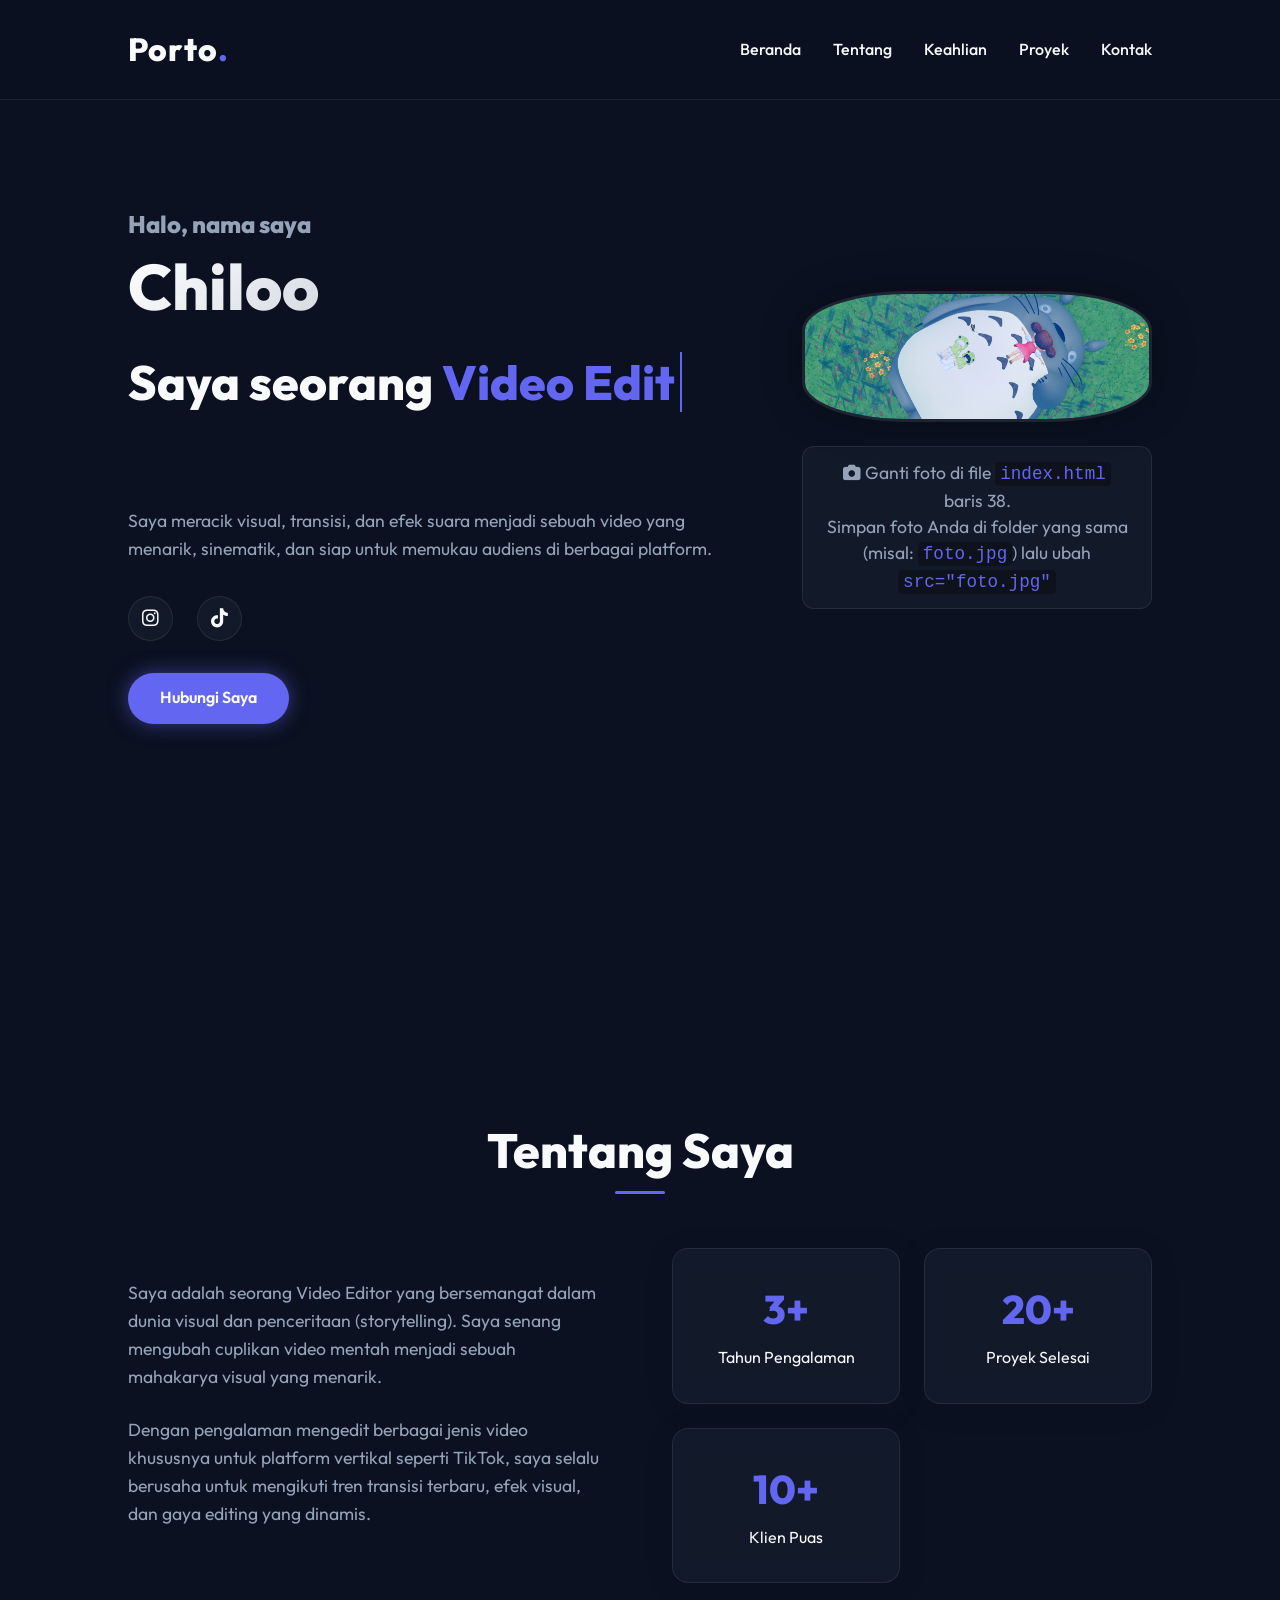
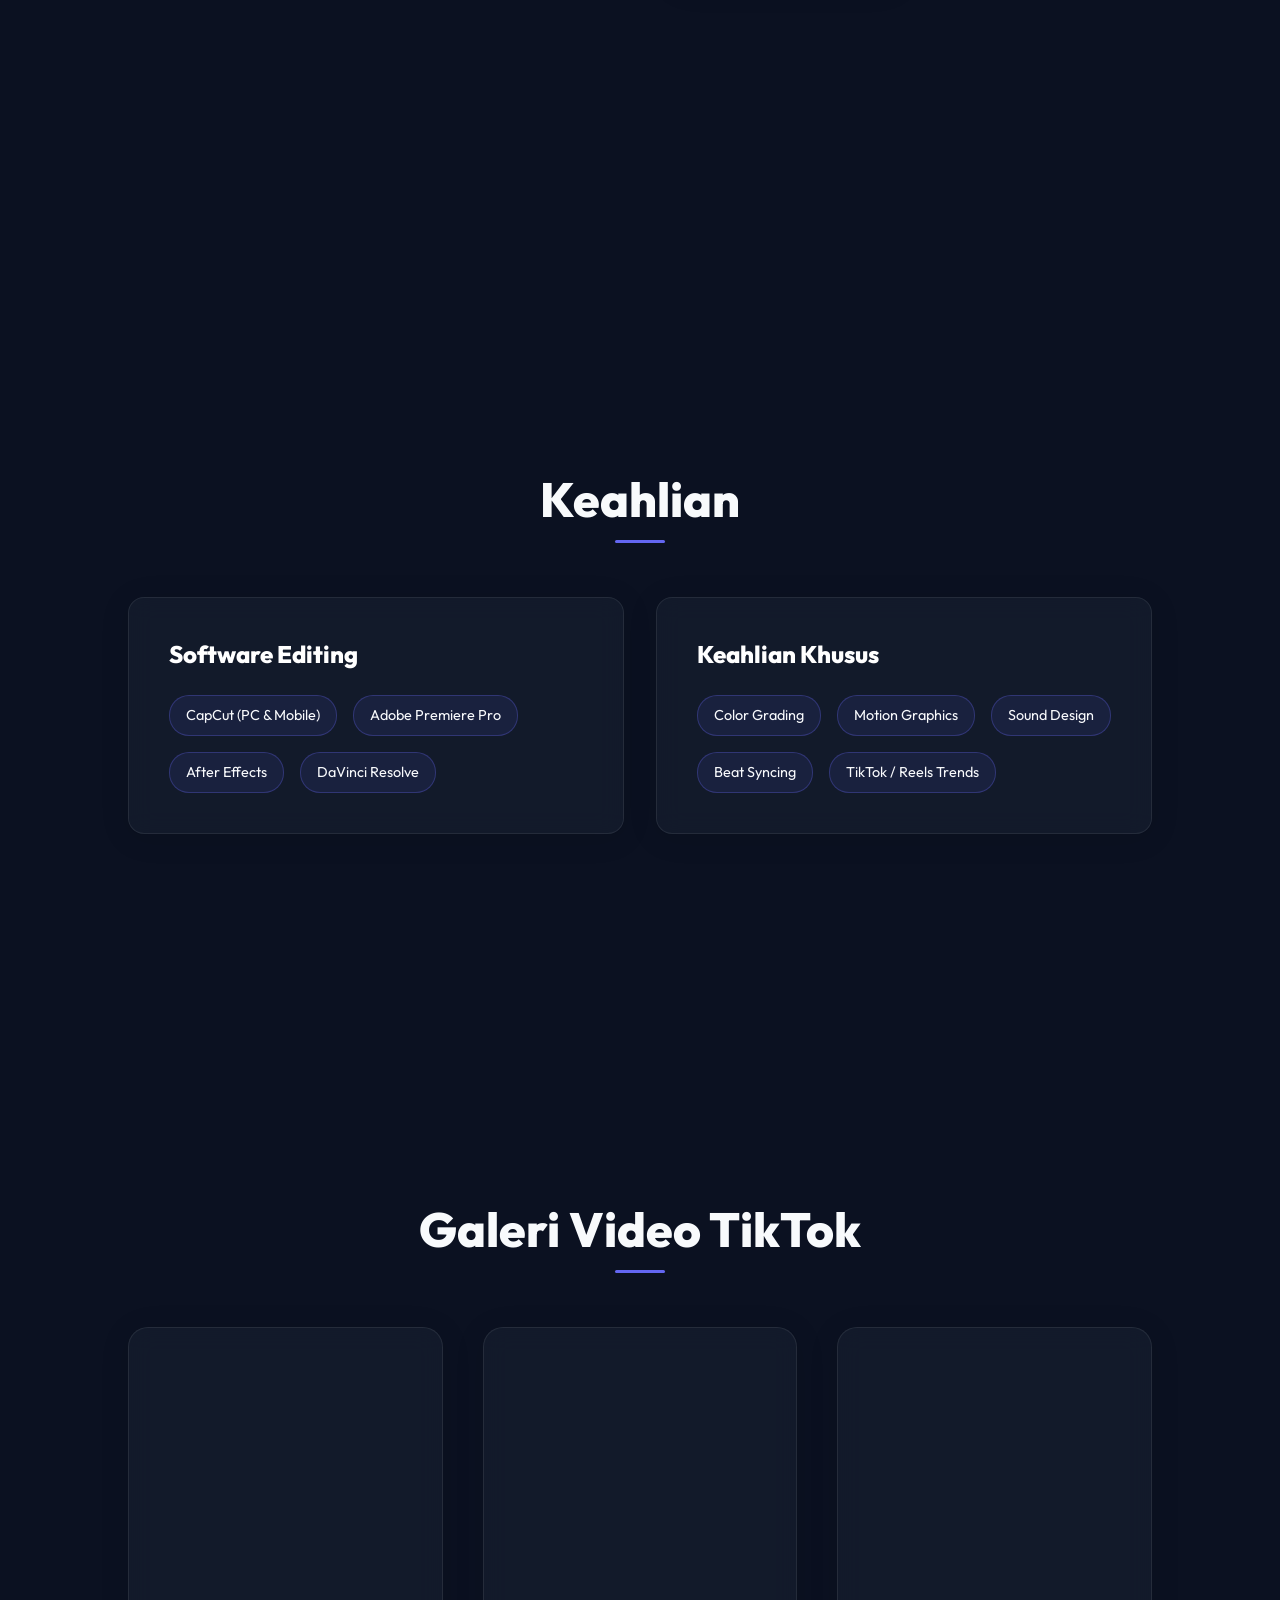
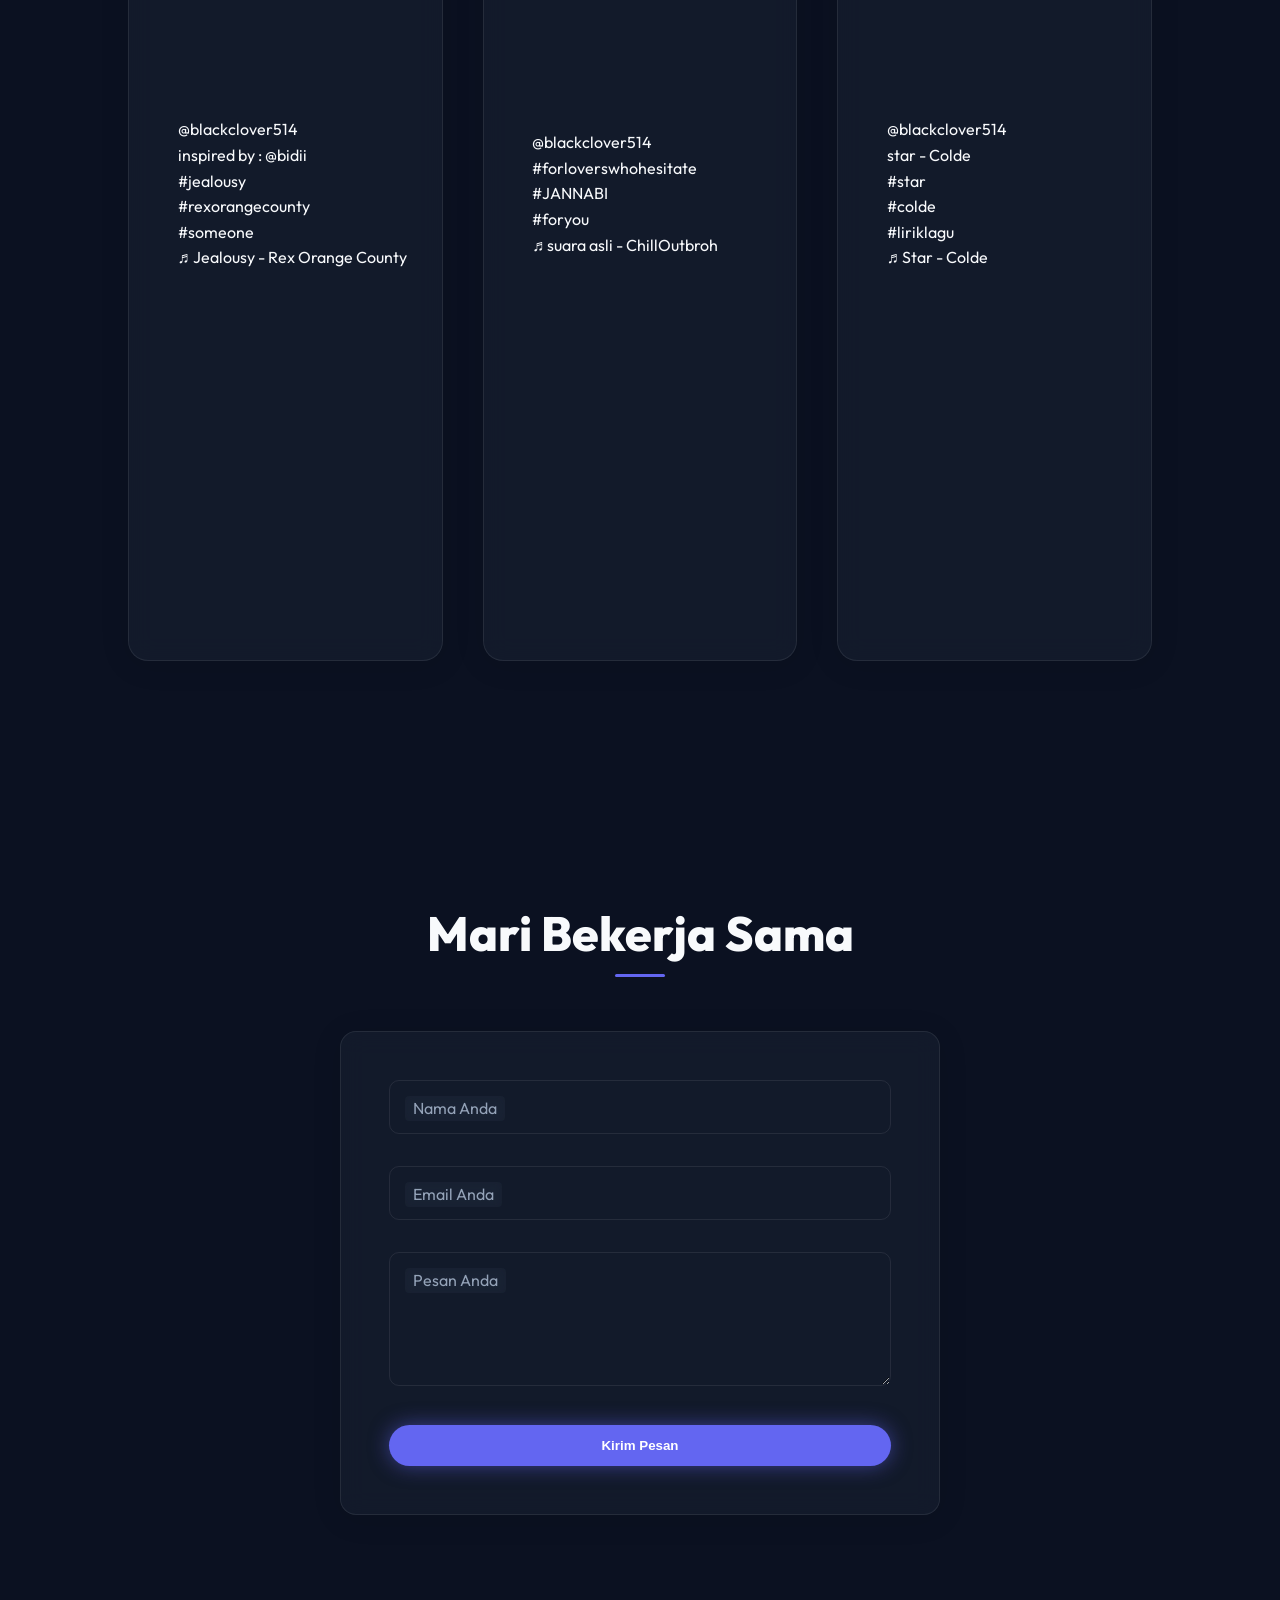
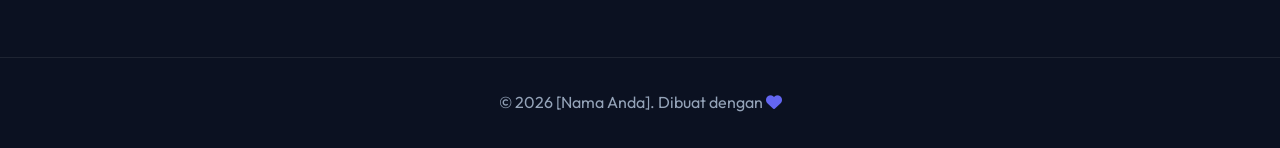
<file: portfolio-dark/index.html>
<!DOCTYPE html>
<html lang="id">

<head>
    <meta charset="UTF-8">
    <meta name="viewport" content="width=device-width, initial-scale=1.0">
    <title>Portofolio Data Diri</title>

    <!-- Meta Tags untuk Sosial Media (Facebook, WA, dll) -->
    <meta property="og:title" content="Portofolio | [Nama Anda]">
    <meta property="og:description"
        content="Lihat portofolio dan proyek terbaru dari [Nama Anda], seorang Pengembang Web.">
    <meta property="og:image" content="profile.jpg"> <!-- Gambar ini akan muncul saat link dibagikan -->
    <meta property="og:type" content="website">

    <link rel="stylesheet" href="styles.css?v=2">
    <link href="https://fonts.googleapis.com/css2?family=Outfit:wght@300;400;600;800&display=swap" rel="stylesheet">
    <link rel="stylesheet" href="https://cdnjs.cloudflare.com/ajax/libs/font-awesome/6.4.0/css/all.min.css">
</head>

<body>
    <!-- Navbar -->
    <nav class="navbar">
        <a href="#home" class="logo">Porto<span>.</span></a>
        <ul class="nav-links">
            <li><a href="#home">Beranda</a></li>
            <li><a href="#about">Tentang</a></li>
            <li><a href="#skills">Keahlian</a></li>
            <li><a href="#projects">Proyek</a></li>
            <li><a href="#contact">Kontak</a></li>
        </ul>
        <div class="hamburger">
            <i class="fas fa-bars"></i>
        </div>
    </nav>

    <!-- Hero Section -->
    <section id="home" class="hero">
        <div class="hero-content fade-in">
            <h3>Halo, nama saya</h3>
            <h1>Chiloo</h1>
            <h2>Saya seorang <span class="typing-text">Video Editor</span></h2>
            <p>Saya meracik visual, transisi, dan efek suara menjadi sebuah video yang menarik, sinematik, dan siap
                untuk memukau audiens di berbagai platform.
            </p>
            <div class="social-icons">
                <!-- Ganti link href di bawah ini dengan link profil asli Anda -->
                <a href="https://www.instagram.com/___chilloutbruh___?igsh=cDJ2YmJxYTk2ajFi" target="_blank"
                    rel="noopener noreferrer" title="Instagram">
                    <i class="fab fa-instagram"></i>
                </a>
                <a href="https://www.tiktok.com/@blackclover514?_r=1&_t=ZS-97ToWzIOcyr" target="_blank"
                    rel="noopener noreferrer" title="TikTok">
                    <i class="fab fa-tiktok"></i>
                </a>
            </div>
            <a href="#contact" class="btn primary-btn">Hubungi Saya</a>
        </div>
        <div class="hero-image fade-in">
            <!-- TEMPAT FOTO ANDA: Ganti atribut src pada tag img di bawah ini dengan nama file foto Anda -->
            <div class="image-wrapper">
                <img src="profile.jpg" alt="Foto Profil" id="profile-img">
                <div class="glow-effect"></div>
            </div>
            <p class="image-hint">
                <i class="fas fa-camera"></i> Ganti foto di file <code>index.html</code> baris 38.<br>
                Simpan foto Anda di folder yang sama (misal: <code>foto.jpg</code>) lalu ubah
                <code>src="foto.jpg"</code>
            </p>
        </div>
    </section>

    <!-- About Section -->
    <section id="about" class="about">
        <h2 class="section-title fade-in">Tentang Saya</h2>
        <div class="about-content">
            <div class="about-text fade-in">
                <p>Saya adalah seorang Video Editor yang bersemangat dalam dunia visual dan penceritaan (storytelling).
                    Saya
                    senang mengubah cuplikan video mentah menjadi sebuah mahakarya visual yang menarik.</p>
                <p>Dengan pengalaman mengedit berbagai jenis video khususnya untuk platform vertikal seperti TikTok,
                    saya selalu berusaha untuk mengikuti
                    tren transisi terbaru, efek visual, dan gaya editing yang dinamis.</p>
            </div>
            <div class="about-stats fade-in">
                <div class="stat-box glass">
                    <h3>3+</h3>
                    <p>Tahun Pengalaman</p>
                </div>
                <div class="stat-box glass">
                    <h3>20+</h3>
                    <p>Proyek Selesai</p>
                </div>
                <div class="stat-box glass">
                    <h3>10+</h3>
                    <p>Klien Puas</p>
                </div>
            </div>
        </div>
    </section>

    <!-- Skills Section -->
    <section id="skills" class="skills">
        <h2 class="section-title fade-in">Keahlian</h2>
        <div class="skills-container fade-in">
            <div class="skill-category glass">
                <h3>Software Editing</h3>
                <div class="skill-tags">
                    <span>CapCut (PC & Mobile)</span>
                    <span>Adobe Premiere Pro</span>
                    <span>After Effects</span>
                    <span>DaVinci Resolve</span>
                </div>
            </div>
            <div class="skill-category glass">
                <h3>Keahlian Khusus</h3>
                <div class="skill-tags">
                    <span>Color Grading</span>
                    <span>Motion Graphics</span>
                    <span>Sound Design</span>
                    <span>Beat Syncing</span>
                    <span>TikTok / Reels Trends</span>
                </div>
            </div>
        </div>
    </section>

    <!-- Projects Section -->
    <section id="projects" class="projects">
        <h2 class="section-title fade-in">Galeri Video TikTok</h2>
        <div class="project-grid video-grid">
            <!-- Video 1 -->
            <div class="project-card glass fade-in video-card">
                <!-- Ganti atribut cite dan data-video-id sesuai dengan link video TikTok Anda -->
                <blockquote class="tiktok-embed" cite="https://www.tiktok.com/@blackclover514/video/7499294294205877510"
                    data-video-id="7499294294205877510" style="max-width: 605px;min-width: 325px;">
                    <section> <a target="_blank" title="@blackclover514"
                            href="https://www.tiktok.com/@blackclover514?refer=embed">@blackclover514</a> inspired by :
                        @bidii <a title="jealousy" target="_blank"
                            href="https://www.tiktok.com/tag/jealousy?refer=embed">#jealousy</a> <a
                            title="rexorangecounty" target="_blank"
                            href="https://www.tiktok.com/tag/rexorangecounty?refer=embed">#rexorangecounty</a> <a
                            title="someone" target="_blank"
                            href="https://www.tiktok.com/tag/someone?refer=embed">#someone</a> <a target="_blank"
                            title="♬ Jealousy - Rex Orange County"
                            href="https://www.tiktok.com/music/Jealousy-7410436824913512465?refer=embed">♬ Jealousy -
                            Rex Orange County</a> </section>
                </blockquote>
                <script async src="https://www.tiktok.com/embed.js"></script>
            </div>

            <!-- Video 2 -->
            <div class="project-card glass fade-in video-card">
                <!-- Ganti atribut cite dan data-video-id sesuai dengan link video TikTok Anda -->
                <blockquote class="tiktok-embed" cite="https://www.tiktok.com/@blackclover514/video/7509440948691078406"
                    data-video-id="7509440948691078406" style="max-width: 100%; min-width: 325px;">
                    <section>
                        <a target="_blank" title="@blackclover514"
                            href="https://www.tiktok.com/@blackclover514?refer=embed">@blackclover514</a>
                        <a title="forloverswhohesitate" target="_blank"
                            href="https://www.tiktok.com/tag/forloverswhohesitate?refer=embed">#forloverswhohesitate</a>
                        <a title="jannabi" target="_blank"
                            href="https://www.tiktok.com/tag/jannabi?refer=embed">#JANNABI</a>
                        <a title="foryou" target="_blank"
                            href="https://www.tiktok.com/tag/foryou?refer=embed">#foryou</a>
                        <a target="_blank" title="♬ suara asli  - ChillOutbroh"
                            href="https://www.tiktok.com/music/suara-asli-ChillOutbroh-7509440941372672774?refer=embed">♬
                            suara asli - ChillOutbroh</a>
                    </section>
                </blockquote>
            </div>

            <!-- Video 3 -->
            <div class="project-card glass fade-in video-card">
                <!-- Ganti atribut cite dan data-video-id sesuai dengan link video TikTok Anda -->
                <blockquote class="tiktok-embed" cite="https://www.tiktok.com/@blackclover514/video/7438437646122143031"
                    data-video-id="7438437646122143031" style="max-width: 605px;min-width: 325px;">
                    <section> <a target="_blank" title="@blackclover514"
                            href="https://www.tiktok.com/@blackclover514?refer=embed">@blackclover514</a> star - Colde
                        <a title="star" target="_blank" href="https://www.tiktok.com/tag/star?refer=embed">#star</a> <a
                            title="colde" target="_blank" href="https://www.tiktok.com/tag/colde?refer=embed">#colde</a>
                        <a title="liriklagu" target="_blank"
                            href="https://www.tiktok.com/tag/liriklagu?refer=embed">#liriklagu</a> <a target="_blank"
                            title="♬ Star - Colde"
                            href="https://www.tiktok.com/music/Star-7247747273794406402?refer=embed">♬ Star - Colde</a>
                    </section>
                </blockquote>
                <script async src="https://www.tiktok.com/embed.js"></script>
            </div>
        </div>

        <!-- Script wajib untuk memuat video TikTok (Hanya perlu ditaruh 1x) -->
        <script async src="https://www.tiktok.com/embed.js"></script>
    </section>

    <!-- Contact Section -->
    <section id="contact" class="contact">
        <h2 class="section-title fade-in">Mari Bekerja Sama</h2>
        <div class="contact-container glass fade-in">
            <form id="contact-form" action="https://formspree.io/f/GANTI_DENGAN_ID_ANDA" method="POST">
                <div class="input-group">
                    <input type="text" id="name" name="name" required placeholder=" ">
                    <label for="name">Nama Anda</label>
                </div>
                <div class="input-group">
                    <input type="email" id="email" name="email" required placeholder=" ">
                    <label for="email">Email Anda</label>
                </div>
                <div class="input-group">
                    <textarea id="message" name="message" required placeholder=" " rows="5"></textarea>
                    <label for="message">Pesan Anda</label>
                </div>
                <button type="submit" class="btn primary-btn w-100">Kirim Pesan</button>
            </form>
        </div>
    </section>

    <footer>
        <p>&copy; 2026 [Nama Anda]. Dibuat dengan <i class="fas fa-heart text-accent"></i></p>
    </footer>

    <script src="script.js?v=2"></script>
</body>

</html>
</file>
<file: portfolio-dark/styles.css>
/* Reset and Base Styles */
* {
    margin: 0;
    padding: 0;
    box-sizing: border-box;
    scroll-behavior: smooth;
}

:root {
    --bg-color: #0b1121;
    /* Very dark blue/slate */
    --text-primary: #f8fafc;
    --text-secondary: #94a3b8;
    --accent: #6366f1;
    /* Indigo */
    --accent-hover: #4f46e5;
    --glass-bg: rgba(30, 41, 59, 0.4);
    --glass-border: rgba(255, 255, 255, 0.08);
    --glow: 0 0 20px rgba(99, 102, 241, 0.5);
}

body {
    font-family: 'Outfit', sans-serif;
    background-color: var(--bg-color);
    color: var(--text-primary);
    line-height: 1.6;
    overflow-x: hidden;
}

/* Typography */
h1,
h2,
h3 {
    font-weight: 800;
    line-height: 1.4;
}

h1 {
    font-size: clamp(2.5rem, 5vw, 4rem);
    margin-bottom: 0.5rem;
    background: linear-gradient(135deg, #fff, #94a3b8);
    -webkit-background-clip: text;
    background-clip: text;
    -webkit-text-fill-color: transparent;
    padding-bottom: 0.15em;
}

h2 {
    font-size: clamp(2rem, 4vw, 3rem);
}

h3 {
    font-size: 1.5rem;
    color: var(--text-secondary);
}

a {
    text-decoration: none;
    color: var(--text-primary);
    transition: all 0.3s ease;
}

ul {
    list-style: none;
}

.text-accent {
    color: var(--accent);
}

/* Utility Classes */
.glass {
    background: var(--glass-bg);
    backdrop-filter: blur(12px);
    -webkit-backdrop-filter: blur(12px);
    border: 1px solid var(--glass-border);
    border-radius: 16px;
    box-shadow: 0 4px 30px rgba(0, 0, 0, 0.1);
}

.btn {
    display: inline-block;
    padding: 0.8rem 2rem;
    border-radius: 30px;
    font-weight: 600;
    cursor: pointer;
    transition: all 0.3s ease;
    border: none;
    outline: none;
    text-align: center;
}

.primary-btn {
    background: var(--accent);
    color: white;
    box-shadow: var(--glow);
}

.primary-btn:hover {
    background: var(--accent-hover);
    transform: translateY(-3px);
    box-shadow: 0 0 30px rgba(99, 102, 241, 0.8);
}

.secondary-btn {
    background: transparent;
    border: 2px solid var(--accent);
    color: var(--accent);
}

.secondary-btn:hover {
    background: var(--accent);
    color: white;
}

.w-100 {
    width: 100%;
}

.section-title {
    text-align: center;
    margin-bottom: 4rem;
    position: relative;
    display: inline-block;
    align-self: center;
}

.section-title::after {
    content: '';
    position: absolute;
    bottom: -10px;
    left: 50%;
    transform: translateX(-50%);
    width: 50px;
    height: 3px;
    background: var(--accent);
    border-radius: 5px;
}

/* Layout */
section {
    padding: 6rem 10%;
    min-height: 100vh;
    display: flex;
    flex-direction: column;
    justify-content: center;
}

/* Navbar */
.navbar {
    position: fixed;
    top: 0;
    left: 0;
    width: 100%;
    padding: 1.5rem 10%;
    display: flex;
    justify-content: space-between;
    align-items: center;
    z-index: 1000;
    background: rgba(11, 17, 33, 0.8);
    backdrop-filter: blur(10px);
    border-bottom: 1px solid var(--glass-border);
    transition: all 0.3s ease;
}

.logo {
    font-size: 2rem;
    font-weight: 800;
    letter-spacing: 1px;
}

.logo span {
    color: var(--accent);
}

.nav-links {
    display: flex;
    gap: 2rem;
}

.nav-links a {
    font-weight: 500;
    position: relative;
}

.nav-links a::after {
    content: '';
    position: absolute;
    bottom: -5px;
    left: 0;
    width: 0;
    height: 2px;
    background: var(--accent);
    transition: width 0.3s ease;
}

.nav-links a:hover::after,
.nav-links a.active::after {
    width: 100%;
}

.hamburger {
    display: none;
    font-size: 1.5rem;
    cursor: pointer;
}

/* Hero Section */
.hero {
    flex-direction: row;
    align-items: center;
    justify-content: space-between;
    padding-top: 8rem;
}

.hero-content {
    max-width: 600px;
}

.typing-text {
    color: var(--accent);
    border-right: 2px solid var(--accent);
    padding-right: 5px;
    animation: blink 0.75s step-end infinite;
}

@keyframes blink {

    from,
    to {
        border-color: transparent
    }

    50% {
        border-color: var(--accent);
    }
}

.hero h2 {
    min-height: 2.8em;
    /* Mencegah layout lompat-lompat saat teks diketik */
}

.hero p {
    color: var(--text-secondary);
    margin: 1.5rem 0 2rem;
    font-size: 1.1rem;
}

.social-icons {
    display: flex;
    gap: 1.5rem;
    margin-bottom: 2rem;
}

.social-icons a {
    width: 45px;
    height: 45px;
    border-radius: 50%;
    display: flex;
    justify-content: center;
    align-items: center;
    background: var(--glass-bg);
    border: 1px solid var(--glass-border);
    font-size: 1.2rem;
    transition: all 0.3s ease;
}

.social-icons a:hover {
    background: var(--accent);
    transform: translateY(-5px);
    box-shadow: var(--glow);
}

.hero-image {
    position: relative;
    width: 350px;
    height: 350px;
    display: flex;
    flex-direction: column;
    align-items: center;
}

.image-wrapper {
    position: relative;
    width: 100%;
    height: 100%;
    border-radius: 30%;
    overflow: hidden;
    z-index: 1;
    border: 3px solid var(--glass-border);
    box-shadow: 0 0 40px rgba(0, 0, 0, 0.3);
    background-color: var(--bg-color);
}

.image-wrapper img {
    width: 100%;
    height: 100%;
    object-fit: cover;
    transition: transform 0.5s ease;
}

.image-wrapper:hover img {
    transform: scale(1.05);
}

.glow-effect {
    position: absolute;
    top: 50%;
    left: 50%;
    transform: translate(-50%, -50%);
    width: 110%;
    height: 110%;
    background: radial-gradient(circle, rgba(99, 102, 241, 0.2) 0%, rgba(0, 0, 0, 0) 70%);
    z-index: 0;
    pointer-events: none;
}

.image-hint {
    margin-top: 1.5rem;
    font-size: 0.85rem;
    color: var(--text-secondary);
    background: var(--glass-bg);
    padding: 0.8rem 1.2rem;
    border-radius: 12px;
    border: 1px solid var(--glass-border);
    text-align: center;
    line-height: 1.5;
}

.image-hint code {
    background: rgba(0, 0, 0, 0.3);
    padding: 2px 5px;
    border-radius: 4px;
    color: var(--accent);
}

/* About Section */
.about-content {
    display: grid;
    grid-template-columns: 1fr 1fr;
    gap: 4rem;
    align-items: center;
}

.about-text p {
    color: var(--text-secondary);
    margin-bottom: 1.5rem;
    font-size: 1.1rem;
}

.about-stats {
    display: grid;
    grid-template-columns: repeat(2, 1fr);
    gap: 1.5rem;
}

.stat-box {
    padding: 2rem;
    text-align: center;
    transition: transform 0.3s ease;
}

.stat-box:hover {
    transform: translateY(-5px);
}

.stat-box h3 {
    font-size: 2.5rem;
    color: var(--accent);
    margin-bottom: 0.5rem;
}

/* Skills Section */
.skills-container {
    display: grid;
    grid-template-columns: repeat(auto-fit, minmax(300px, 1fr));
    gap: 2rem;
}

.skill-category {
    padding: 2.5rem;
}

.skill-category h3 {
    margin-bottom: 1.5rem;
    color: #fff;
}

.skill-tags {
    display: flex;
    flex-wrap: wrap;
    gap: 1rem;
}

.skill-tags span {
    padding: 0.5rem 1rem;
    background: rgba(99, 102, 241, 0.1);
    color: var(--text-primary);
    border: 1px solid rgba(99, 102, 241, 0.3);
    border-radius: 20px;
    font-size: 0.9rem;
    transition: all 0.3s ease;
}

.skill-tags span:hover {
    background: var(--accent);
    color: white;
    transform: translateY(-2px);
}

/* Projects Section */
.project-grid {
    display: grid;
    grid-template-columns: repeat(auto-fit, minmax(300px, 1fr));
    gap: 2.5rem;
}

.project-card {
    border-radius: 20px;
    overflow: hidden;
    transition: transform 0.3s ease;
    display: flex;
    flex-direction: column;
}

.project-card:hover {
    transform: translateY(-10px);
}

.video-card {
    padding: 1rem;
    display: flex;
    justify-content: center;
}

.video-card:hover {
    transform: none; /* Disable hover jump for embedded videos to avoid annoying interaction */
    box-shadow: 0 0 30px rgba(99, 102, 241, 0.3);
}

.project-img {
    height: 200px;
    background: linear-gradient(45deg, #1e293b, #334155);
    display: flex;
    justify-content: center;
    align-items: center;
    color: var(--accent);
    opacity: 0.7;
}

.project-info {
    padding: 2rem;
    flex-grow: 1;
    display: flex;
    flex-direction: column;
}

.project-info h3 {
    margin-bottom: 1rem;
    color: #fff;
}

.project-info p {
    color: var(--text-secondary);
    margin-bottom: 1.5rem;
    font-size: 0.95rem;
    flex-grow: 1;
}

/* Contact Section */
.contact-container {
    max-width: 600px;
    margin: 0 auto;
    padding: 3rem;
    width: 100%;
}

.input-group {
    position: relative;
    margin-bottom: 2rem;
}

.input-group input,
.input-group textarea {
    width: 100%;
    padding: 1rem;
    background: transparent;
    border: 1px solid var(--glass-border);
    border-radius: 10px;
    color: var(--text-primary);
    font-family: inherit;
    font-size: 1rem;
    transition: border-color 0.3s ease;
}

.input-group input:focus,
.input-group textarea:focus {
    outline: none;
    border-color: var(--accent);
}

.input-group label {
    position: absolute;
    top: 1rem;
    left: 1rem;
    color: var(--text-secondary);
    pointer-events: none;
    transition: all 0.3s ease;
    background: var(--glass-bg);
    /* To cover border when floated */
    backdrop-filter: blur(5px);
    padding: 0 0.5rem;
    border-radius: 4px;
}

/* Floating Label Animation */
.input-group input:focus~label,
.input-group input:not(:placeholder-shown)~label,
.input-group textarea:focus~label,
.input-group textarea:not(:placeholder-shown)~label {
    top: -0.6rem;
    left: 0.8rem;
    font-size: 0.8rem;
    color: var(--accent);
    background: #0f172a;
    border: 1px solid var(--glass-border);
}

/* Footer */
footer {
    text-align: center;
    padding: 2rem;
    border-top: 1px solid var(--glass-border);
    color: var(--text-secondary);
}

/* Animations */
.fade-in {
    opacity: 0;
    transform: translateY(30px);
    transition: opacity 0.8s ease, transform 0.8s ease;
}

.fade-in.appear {
    opacity: 1;
    transform: translateY(0);
}

/* Responsive Design */
@media (max-width: 991px) {
    section {
        padding: 5rem 5%;
    }

    .hero {
        flex-direction: column-reverse;
        text-align: center;
        gap: 3rem;
    }

    .social-icons {
        justify-content: center;
    }

    .about-content {
        grid-template-columns: 1fr;
    }
}

@media (max-width: 768px) {
    .hamburger {
        display: block;
    }

    .nav-links {
        position: fixed;
        top: 0;
        right: -100%;
        height: 100vh;
        width: 70%;
        background: rgba(11, 17, 33, 0.98);
        backdrop-filter: blur(15px);
        flex-direction: column;
        justify-content: center;
        align-items: center;
        transition: right 0.4s ease;
        border-left: 1px solid var(--glass-border);
        box-shadow: -10px 0 30px rgba(0, 0, 0, 0.5);
    }

    .nav-links.active {
        right: 0;
    }

    .hero-image {
        width: 250px;
        height: 250px;
    }
}

/* Cursor Sprinkles */
.sprinkle {
    position: fixed;
    border-radius: 50%;
    pointer-events: none;
    z-index: 9999;
    animation: sprinkle-fade var(--duration, 1s) ease-out forwards;
    box-shadow: 0 0 8px currentColor, 0 0 15px currentColor;
}

@keyframes sprinkle-fade {
    0% {
        opacity: 1;
        transform: translate(-50%, -50%) scale(1);
    }

    100% {
        opacity: 0;
        transform: translate(calc(-50% + var(--tx, 0px)), calc(-50% + var(--ty, 0px))) scale(0);
    }
}
</file>
